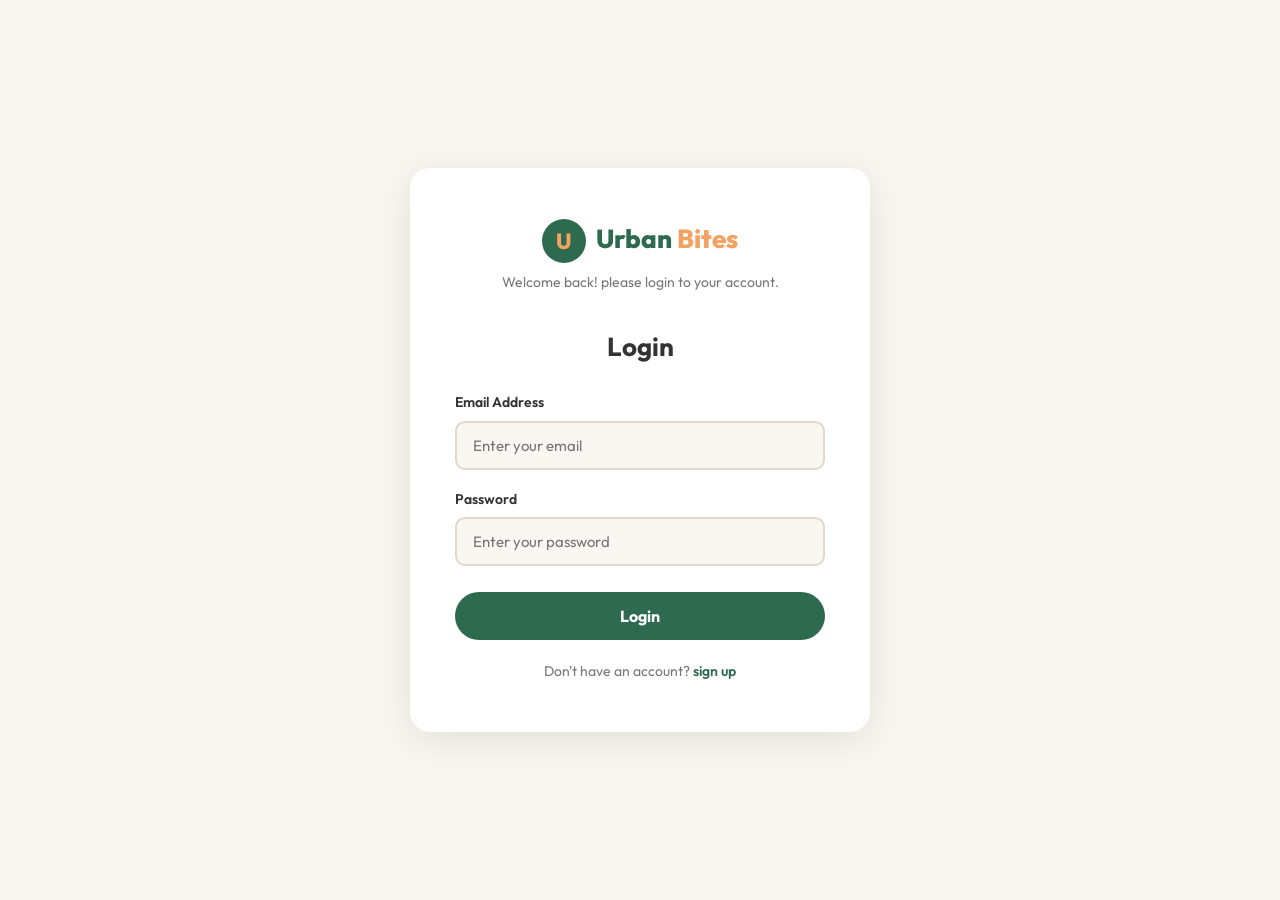
<file: login.html>
<!DOCTYPE html>
<html lang="en">
<head>
    <meta charset="UTF-8">
    <meta name="viewport" content="width=device-width, initial-scale=1.0">
    <title>Urban Bites - Login</title>
    <link rel="stylesheet" href="style.css">
</head>
<body>
    <div class="auth-page">
        <div class="auth-box">
            <div class="auth-brand">
                <div class="auth-logo-circle">U</div>
                <div class="auth-logo">Urban <span>Bites</span></div>
     </div>
     <p class="auth-subtitle">Welcome back! please login to your account.</p>
     <h2>Login</h2>
     <form id="loginForm">
        <div class="auth-form-group">
            <label>Email Address</label>
            <input type="email" id="loginEmail" placeholder="Enter your email">
            <div class="auth-error" id="loginEmailErr">valid email is required</div>
         </div>
         <div class="auth-form-group">
            <label>Password</label>
            <input type="password" id="loginPassword" placeholder="Enter your password">
            <div class="auth-error" id="loginPassErr">Password must be at least 6 characters</div>
         </div>
         <button type="submit" class="auth-btn">Login</button>
     </form>
     <div class="auth-switch">Don't have an account? <a href="signup.html">sign up</a></div>
  </div>
</div>
<script src="productsdata.js"></script>
<script src="app.js"></script>                              
    
</body>
</html>
</file>
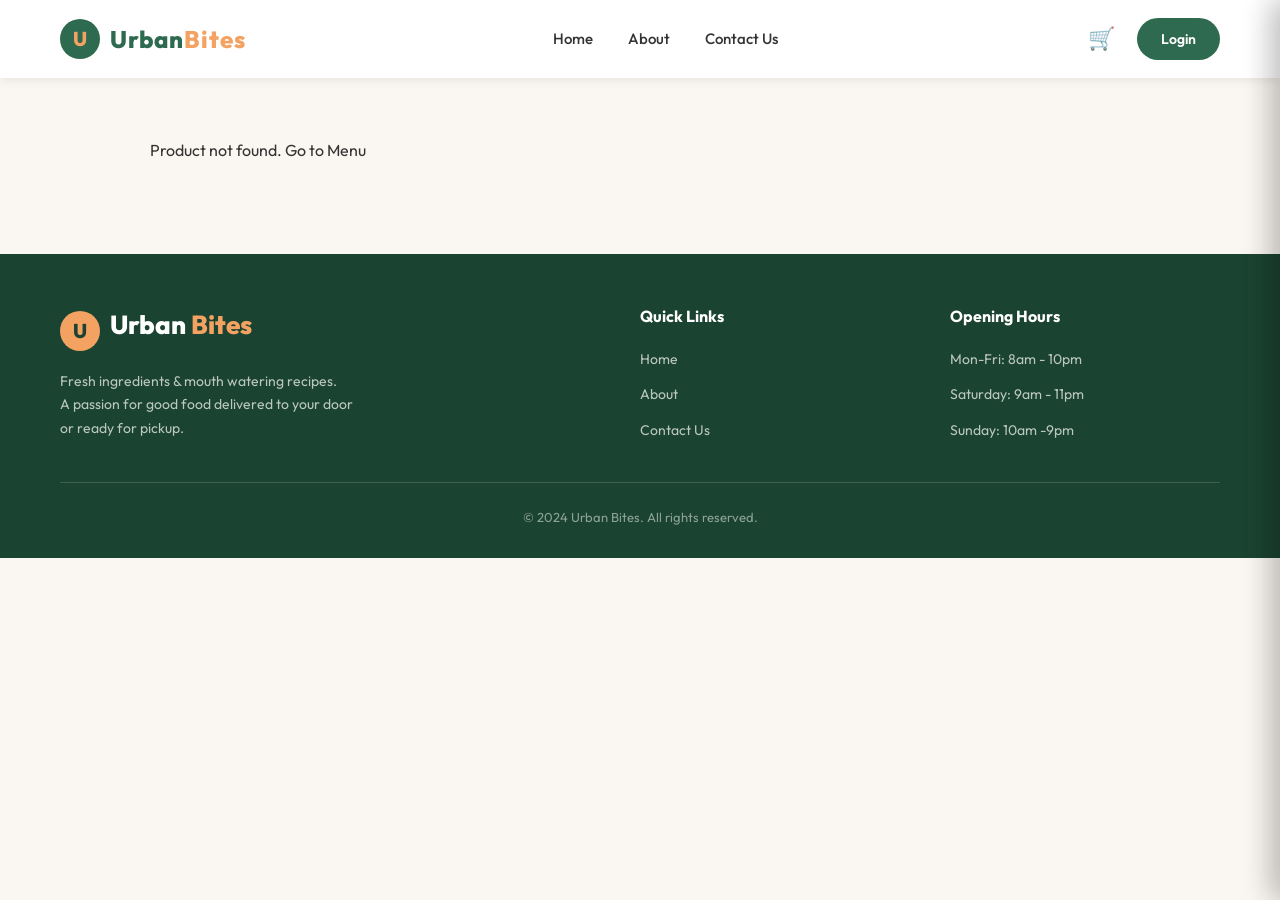
<file: product-details.html>
<!DOCTYPE html>
<html lang="en">
<head>
    <meta charset="UTF-8">
    <meta name="viewport" content="width=device-width, initial-scale=1.0">
    <title>Urban Bites - Product Details</title>
    <link rel="stylesheet" href="style.css">
</head>
<body>

    <!-- NAVBAR -->
     <nav class="navbar">
        <div class="navbar-brand">
            <div class="navbar-logo-circle">U</div>
            <div class="navbar-logo">Urban<span>Bites</span></div>
         </div>
         <ul class="navbar-links">
            <li><a href="index.html">Home</a></li>
            <li><a href="about.html">About</a></li>
            <li><a href="contact.html">Contact Us</a></li>
         </ul>
         <div class="navbar-right">
            <a href="login.html" class="navbar-btn" id="navLoginBtn">Login</a>
            <div class="navbar-user" id="navUserSection" style="display:none;">
                <div class="user-avatar" id="navUserAvatar"></div>
                <button class="logout-btn" id="logoutBtn">Logout</button>
             </div>
         </div>
     </nav>
     
     <!-- PRODUCT DETAIL -->
      <div class="product-detail-section" id="productDetail">
        <div class="product-detail-img">
            <img id="pdImage" src="" alt="">
         </div>
         <div class="product-detail-info">
            <div class="breadcrumb"><a href="index.html">Menu</a> / Product Details</div>
            <h1 id="pdName">Item Name</h1>
            <div class="pd-price" id="pdPrice">$0</div>
            <p class="pd-desc" id="pdDesc">Description goes here.</p>
            
            <div class="pd-qty-label">Quantity</div>
            <div class="pd-qty-selector">
                <button id="pdQtyMinus" type="button">-</button>
                <span id="pdQtyValue">1</span>
                <button id="pdQtyPlus" type="button">+</button>
             </div>
             
             <button class="btn-primary pd-add-btn" id="pdAddToCart" type="button">Add to Cart</button>
         </div>
     </div>
     
     <!-- FOOTER -->
      <footer class="footer">
        <div class="footer-top">
            <div>
                <div class="footer-brand">
                    <div class="footer-logo-circle">U</div>
                    <div class="footer-logo">Urban <span>Bites</span></div>
                 </div>
                 <p class="footer-tagline">
                    Fresh ingredients & mouth watering recipes.<br>
                    A passion for good food delivered to your door<br>
                    or ready for pickup.
                 </p>
             </div>
             <div class="footer-col"><h4>Quick Links</h4><ul><li><a href="index.html">Home</a></li><li><a href="about.html">About</a></li><li><a href="contact.html">Contact Us</a></li></ul></div>
             <div class="footer-col"><h4>Opening Hours</h4><ul><li><a href="#">Mon-Fri: 8am - 10pm</a></li><li><a href="#">Saturday: 9am - 11pm</a></li><li><a href="#">Sunday: 10am -9pm</a></li></ul></div>
         </div>
         <div class="footer-bottom"><p>&copy; 2024 Urban Bites. All rights reserved.</p></div>
     </footer>
     
     <script src="productsdata.js"></script>
     <script src="app.js"></script>
    
</body>
</html>
</file>
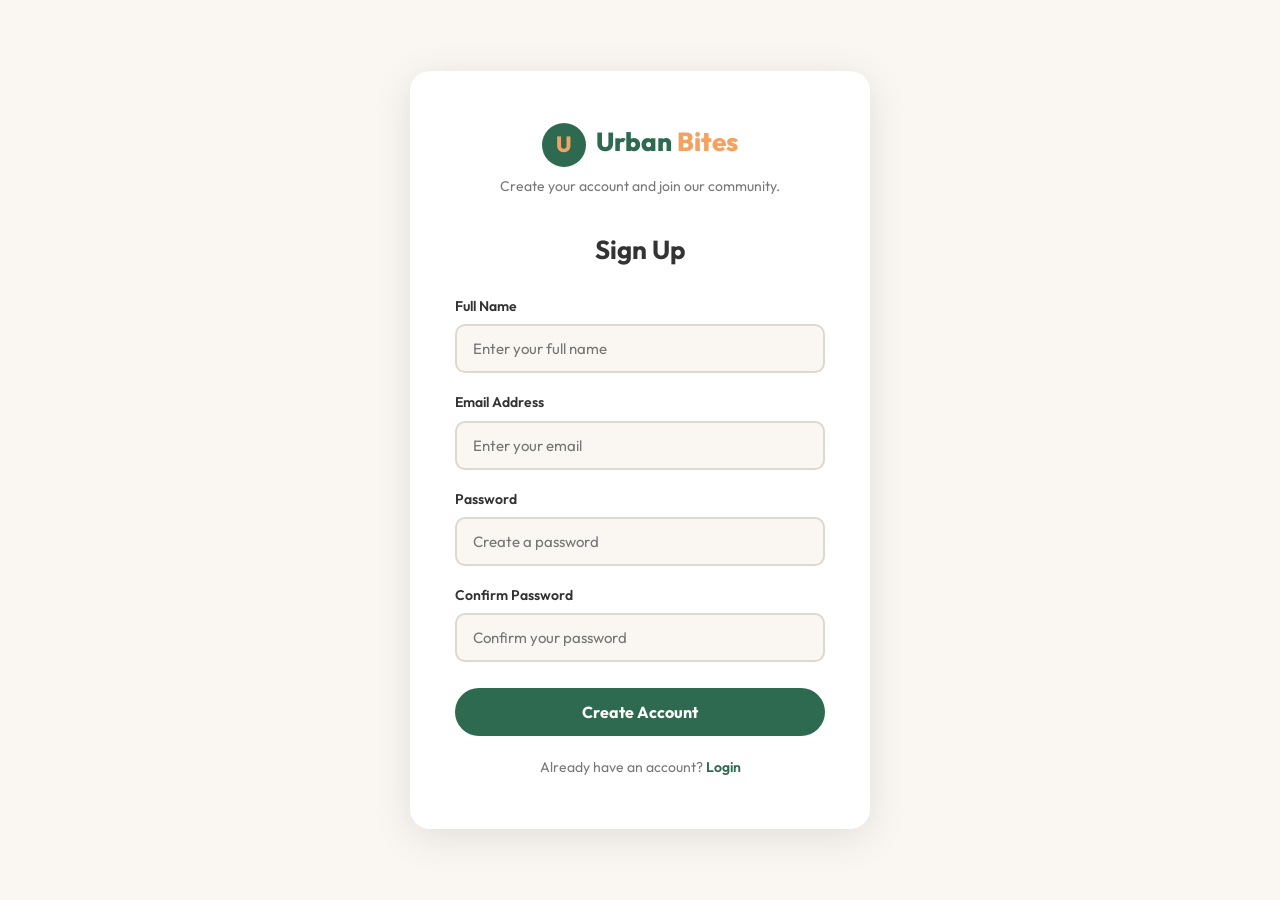
<file: signup.html>
<!DOCTYPE html>
<html lang="en">
<head>
    <meta charset="UTF-8">
    <meta name="viewport" content="width=device-width, initial-scale=1.0">
    <title>Urban Bites - Sign Up</title>
    <link rel="stylesheet" href="style.css">
</head>
<body>
    <div class="auth-page">
        <div class="auth-box">
            <div class="auth-brand">
                <div class="auth-logo-circle">U</div>
                <div class="auth-logo">Urban <span>Bites</span></div>
      </div>
      <p class="auth-subtitle">Create your account and join our community.</p>
      <h2>Sign Up</h2>
      <form id="signupForm">
        <div class="auth-form-group">
            <label>Full Name</label>
            <input type="text" id="signupName" placeholder="Enter your full name">
            <div class="auth-error" id="signupNameErr">Name must be at least 3 characters</div>
         </div>
         <div class="auth-form-group">
            <label>Email Address</label>
            <input type="email" id="signupEmail" placeholder="Enter your email">
            <div class="auth-error" id="signupEmailErr">Valid email is required</div>
         </div>
         <div class="auth-form-group">
            <label>Password</label>
            <input type="password" id="signupPassword" placeholder="Create a password"> 
            <div class="auth-error" id="signupPassErr">Password must be at least 6 characters </div>
         </div>
         <div class="auth-form-group">
            <label>Confirm Password</label>
            <input type="password" id="signupConfirm" placeholder="Confirm your password">
            <div class="auth-error" id="signupConfirmErr">Passwords do not match</div>
         </div>
         <button type="submit" class="auth-btn">Create Account</button>
      </form>
      <div class="auth-switch">Already have an account? <a href="login.html">Login</a></div>
     </div>
  </div>
  <script src="productsdata.js"></script>
  <script src="app.js"></script>             
            

    
</body>
</html>
</file>
<file: style.css>
/* ================================
   The Urban Bites — Restaurant Website
   Font: Outfit (Google Fonts)
   Colors: Cream bg, Dark Green primary
   ================================ */

@import url('https://fonts.googleapis.com/css2?family=Outfit:wght@300;400;500;600;700;800&display=swap');

/* ================================
   Reset & Base
   ================================ */
* {
  margin: 0;
  padding: 0;
  box-sizing: border-box;
}

:root {
  --bg:        #FAF6F1;
  --primary:   #2D6A4F;
  --primary2:  #1B4332;
  --accent:    #F4A261;
  --text:      #333333;
  --text-light:#777777;
  --white:     #ffffff;
  --border:    #E0D8CE;
}

html {
  scroll-behavior: smooth;
}

body {
  font-family: 'Outfit', sans-serif;
  background-color: var(--bg);
  color: var(--text);
  font-size: 16px;
  line-height: 1.6;
  overflow-x: hidden;
}

a {
  text-decoration: none;
  color: inherit;
}

img {
  max-width: 100%;
  display: block;
}

/* ================================
   Navbar
   ================================ */
.navbar {
  background-color: var(--white);
  padding: 18px 60px;
  display: flex;
  align-items: center;
  justify-content: space-between;
  box-shadow: 0 2px 10px rgba(0,0,0,0.08);
  position: sticky;
  top: 0;
  z-index: 1000;
}

.navbar-logo {
  font-size: 24px;
  font-weight: 800;
  color: var(--primary);
  letter-spacing: 1px;
}

.navbar-logo span {
  color: var(--accent);
}

.navbar-links {
  display: flex;
  align-items: center;
  gap: 35px;
  list-style: none;
}

.navbar-links a {
  font-size: 15px;
  font-weight: 500;
  color: var(--text);
  transition: color 0.3s;
}

.navbar-links a:hover,
.navbar-links a.active {
  color: var(--primary);
}

.navbar-btn {
  background-color: var(--primary);
  color: var(--white);
  padding: 10px 24px;
  border-radius: 50px;
  font-size: 14px;
  font-weight: 600;
  border: none;
  cursor: pointer;
  transition: background 0.3s;
}

.navbar-btn:hover {
  background-color: var(--primary2);
}

/* ================================
   Buttons
   ================================ */
.btn-primary {
  background-color: var(--primary);
  color: var(--white);
  padding: 14px 32px;
  border-radius: 50px;
  font-size: 15px;
  font-weight: 600;
  border: none;
  cursor: pointer;
  display: inline-block;
  transition: background 0.3s;
}

.btn-primary:hover {
  background-color: var(--primary2);
}

.btn-outline {
  background-color: transparent;
  color: var(--primary);
  padding: 13px 32px;
  border-radius: 50px;
  font-size: 15px;
  font-weight: 600;
  border: 2px solid var(--primary);
  cursor: pointer;
  display: inline-block;
  transition: all 0.3s;
}

.btn-outline:hover {
  background-color: var(--primary);
  color: var(--white);
}

/* ================================
   Section Common
   ================================ */
.section {
  padding: 80px 60px;
}

.section-title {
  font-size: 38px;
  font-weight: 800;
  color: var(--primary);
  text-align: center;
  margin-bottom: 10px;
}

.section-sub {
  font-size: 16px;
  color: var(--text-light);
  text-align: center;
  margin-bottom: 50px;
}

/* ================================
   Hero / Slider Section
   ================================ */
.slider-wrapper {
  position: relative;
  overflow: hidden;
  height: 580px;
  background-color: var(--primary2);
}

.slide {
  display: none;
  position: absolute;
  top: 0; left: 0;
  width: 100%;
  height: 100%;
}

.slide.active {
  display: flex;
  align-items: center;
  justify-content: center;
  flex-direction: column;
  text-align: center;
  padding: 40px;
  background-size: cover;
  background-position: center;
}

.slide-overlay {
  position: absolute;
  top: 0; left: 0;
  width: 100%; height: 100%;
  background: rgba(0,0,0,0.5);
}

.slide-content {
  position: relative;
  z-index: 2;
  color: var(--white);
}

.slide-content h1 {
  font-size: 54px;
  font-weight: 800;
  margin-bottom: 16px;
  line-height: 1.2;
}

.slide-content p {
  font-size: 18px;
  margin-bottom: 30px;
  opacity: 0.9;
}

.slider-btn {
  position: absolute;
  top: 50%;
  transform: translateY(-50%);
  background: rgba(255,255,255,0.2);
  color: white;
  border: 2px solid white;
  width: 45px;
  height: 45px;
  border-radius: 50%;
  font-size: 20px;
  cursor: pointer;
  z-index: 10;
  transition: background 0.3s;
}

.slider-btn:hover {
  background: rgba(255,255,255,0.4);
}

.slider-prev { left: 20px; }
.slider-next { right: 20px; }

.slider-dots {
  position: absolute;
  bottom: 20px;
  left: 50%;
  transform: translateX(-50%);
  display: flex;
  gap: 8px;
  z-index: 10;
}

.dot {
  width: 10px;
  height: 10px;
  background: rgba(255,255,255,0.5);
  border-radius: 50%;
  cursor: pointer;
  transition: background 0.3s;
}

.dot.active {
  background: var(--white);
}

/* ================================
   Special Menu Heading Section
   ================================ */
.dive-section {
  text-align: center;
  padding: 70px 60px 30px;
}

.dive-section h2 {
  font-size: 42px;
  font-weight: 800;
  color: var(--primary);
  margin-bottom: 12px;
}

.dive-section p {
  font-size: 17px;
  color: var(--text-light);
  max-width: 550px;
  margin: 0 auto;
}

/* ================================
   Menu Cards — Wipe Slider
   ================================ */
.menu-slider-section {
  padding: 30px 60px 70px;
  overflow: hidden;
}

.menu-track-wrapper {
  overflow: hidden;
}

.menu-track {
  display: flex;
  gap: 24px;
  transition: transform 0.5s ease;
}

.menu-card {
  min-width: 260px;
  background: var(--white);
  border-radius: 16px;
  overflow: hidden;
  box-shadow: 0 4px 20px rgba(0,0,0,0.08);
  transition: transform 0.3s;
  display: block;
  cursor: pointer;
}

.menu-card:hover {
  transform: translateY(-6px);
}

.menu-card img {
  width: 100%;
  height: 180px;
  object-fit: cover;
}

.menu-card-body {
  padding: 18px;
}

.menu-card-body h4 {
  font-size: 17px;
  font-weight: 700;
  color: var(--text);
  margin-bottom: 6px;
}

.menu-card-body p {
  font-size: 13px;
  color: var(--text-light);
  margin-bottom: 12px;
}

.menu-card-footer {
  display: flex;
  align-items: center;
  justify-content: space-between;
}

.menu-card-footer .price {
  font-size: 18px;
  font-weight: 700;
  color: var(--primary);
}

.menu-card-footer .btn-view {
  background: var(--primary);
  color: white;
  border: none;
  padding: 7px 16px;
  border-radius: 50px;
  font-size: 13px;
  font-weight: 600;
  cursor: pointer;
  transition: background 0.3s;
  display: inline-block;
}

.menu-card:hover .btn-view {
  background: var(--primary2);
}

.menu-nav {
  display: flex;
  justify-content: center;
  gap: 12px;
  margin-top: 24px;
}

.menu-nav button {
  background: var(--primary);
  color: white;
  border: none;
  width: 38px;
  height: 38px;
  border-radius: 50%;
  font-size: 16px;
  cursor: pointer;
  transition: background 0.3s;
}

.menu-nav button:hover {
  background: var(--primary2);
}

/* ================================
   Breakfast / Lunch / Dinner Menu
   ================================ */
.meal-menu-section {
  padding: 60px 60px;
  background-color: var(--white);
}

.meal-menu-section .section-title {
  margin-bottom: 8px;
}

.meal-icon {
  text-align: center;
  font-size: 32px;
  margin-bottom: 6px;
}

.meal-grid {
  display: grid;
  grid-template-columns: 1fr 1fr;
  gap: 0;
  max-width: 900px;
  margin: 30px auto 0;
}

.meal-item {
  display: flex;
  align-items: center;
  gap: 14px;
  padding: 16px 10px;
  border-bottom: 1px dashed var(--border);
}

.meal-item img {
  width: 60px;
  height: 60px;
  border-radius: 10px;
  object-fit: cover;
}

.meal-item-info {
  flex: 1;
}

.meal-item-info h5 {
  font-size: 15px;
  font-weight: 700;
  color: var(--text);
  margin-bottom: 3px;
}

.meal-item-info p {
  font-size: 12px;
  color: var(--text-light);
}

.meal-item-price {
  font-size: 16px;
  font-weight: 700;
  color: var(--text);
}

.book-table-wrap {
  text-align: center;
  margin-top: 36px;
}

/* ================================
   Testimonials
   ================================ */
.testimonials-section {
  padding: 70px 60px;
  background-color: var(--bg);
}

.testimonials-grid {
  display: grid;
  grid-template-columns: repeat(2, 1fr);
  gap: 24px;
  margin-top: 40px;
}

.testimonials-card {
  background: var(--white);
  border-radius: 16px;
  padding: 28px;
  box-shadow: 0 4px 20px rgba(0,0,0,0.06);
}

.testimonials-stars {
  color: #F4A261;
  font-size: 18px;
  margin-bottom: 12px;
}

.testimonials-card p {
  font-size: 15px;
  color: var(--text-light);
  margin-bottom: 18px;
  line-height: 1.7;
}

.testimonials-author {
  display: flex;
  align-items: center;
  gap: 12px;
}

.testimonials-author img {
  width: 46px;
  height: 46px;
  border-radius: 50%;
  object-fit: cover;
}

.testimonials-author h5 {
  font-size: 15px;
  font-weight: 700;
  color: var(--text);
}

.testimonials-author span {
  font-size: 12px;
  color: var(--text-light);
}

/* ================================
   Order Now / CTA Section
   ================================ */
.cta-section {
  padding: 70px 60px;
  background-color: var(--primary);
  text-align: center;
}

.cta-section h2 {
  font-size: 42px;
  font-weight: 800;
  color: var(--white);
  margin-bottom: 14px;
}

.cta-features {
  display: flex;
  justify-content: center;
  gap: 40px;
  margin: 20px 0 30px;
}

.cta-feature {
  color: rgba(255,255,255,0.85);
  font-size: 15px;
  display: flex;
  align-items: center;
  gap: 8px;
}

.cta-feature span {
  font-size: 20px;
}

/* ================================
   Reservation Form
   ================================ */
.reservation-section {
  padding: 70px 60px;
  background-color: var(--bg);
}

.form-grid {
  display: grid;
  grid-template-columns: 1fr 1fr;
  gap: 20px;
  max-width: 750px;
  margin: 0 auto;
}

.form-grid .full-width {
  grid-column: 1 / -1;
}

.form-group {
  display: flex;
  flex-direction: column;
  gap: 7px;
}

.form-group label {
  font-size: 14px;
  font-weight: 600;
  color: var(--text);
}

.form-group input,
.form-group select,
.form-group textarea {
  padding: 13px 16px;
  border: 2px solid var(--border);
  border-radius: 10px;
  font-family: 'Outfit', sans-serif;
  font-size: 15px;
  color: var(--text);
  background-color: var(--white);
  outline: none;
  transition: border 0.3s;
}

.form-group input:focus,
.form-group select:focus,
.form-group textarea:focus {
  border-color: var(--primary);
}

.form-submit {
  text-align: center;
  margin-top: 10px;
  grid-column: 1 / -1;
}

/* ================================
   Footer
   ================================ */
.footer {
  background-color: var(--primary2);
  color: rgba(255,255,255,0.8);
  padding: 50px 60px 30px;
}

.footer-top {
  display: grid;
  grid-template-columns: 2fr 1fr 1fr;
  gap: 40px;
  margin-bottom: 40px;
}

.footer-logo {
  font-size: 26px;
  font-weight: 800;
  color: var(--white);
  margin-bottom: 12px;
}

.footer-logo span {
  color: var(--accent);
}

.footer-tagline {
  font-size: 14px;
  line-height: 1.7;
  color: rgba(255,255,255,0.7);
  margin-bottom: 0;
}

.footer-col h4 {
  font-size: 16px;
  font-weight: 700;
  color: var(--white);
  margin-bottom: 16px;
}

.footer-col ul {
  list-style: none;
  display: flex;
  flex-direction: column;
  gap: 10px;
}

.footer-col ul a {
  font-size: 14px;
  color: rgba(255,255,255,0.7);
  transition: color 0.3s;
}

.footer-col ul a:hover {
  color: var(--white);
}

.footer-bottom {
  border-top: 1px solid rgba(255,255,255,0.15);
  padding-top: 24px;
  text-align: center;
  font-size: 13px;
  color: rgba(255,255,255,0.5);
}

/* ================================
   Login / Signup Pages
   ================================ */
.auth-page {
  min-height: 100vh;
  display: flex;
  align-items: center;
  justify-content: center;
  background-color: var(--bg);
  padding: 40px 20px;
}

.auth-box {
  background: var(--white);
  border-radius: 20px;
  padding: 50px 45px;
  width: 100%;
  max-width: 460px;
  box-shadow: 0 8px 40px rgba(0,0,0,0.1);
}

.auth-logo {
  text-align: center;
  font-size: 26px;
  font-weight: 800;
  color: var(--primary);
  margin-bottom: 6px;
}

.auth-logo span {
  color: var(--accent);
}

.auth-subtitle {
  text-align: center;
  color: var(--text-light);
  font-size: 14px;
  margin-bottom: 32px;
}

.auth-box h2 {
  font-size: 26px;
  font-weight: 700;
  color: var(--text);
  margin-bottom: 24px;
  text-align: center;
}

.auth-form-group {
  margin-bottom: 18px;
}

.auth-form-group label {
  display: block;
  font-size: 14px;
  font-weight: 600;
  color: var(--text);
  margin-bottom: 7px;
}

.auth-form-group input {
  width: 100%;
  padding: 13px 16px;
  border: 2px solid var(--border);
  border-radius: 10px;
  font-family: 'Outfit', sans-serif;
  font-size: 15px;
  color: var(--text);
  background-color: var(--bg);
  outline: none;
  transition: border 0.3s;
}

.auth-form-group input:focus {
  border-color: var(--primary);
}

.auth-error {
  color: #e74c3c;
  font-size: 12px;
  margin-top: 4px;
  display: none;
}

.auth-btn {
  width: 100%;
  padding: 14px;
  background-color: var(--primary);
  color: var(--white);
  border: none;
  border-radius: 50px;
  font-family: 'Outfit', sans-serif;
  font-size: 16px;
  font-weight: 700;
  cursor: pointer;
  margin-top: 8px;
  transition: background 0.3s;
}

.auth-btn:hover {
  background-color: var(--primary2);
}

.auth-switch {
  text-align: center;
  margin-top: 20px;
  font-size: 14px;
  color: var(--text-light);
}

.auth-switch a {
  color: var(--primary);
  font-weight: 600;
}

/* ================================
   About Page
   ================================ */
.about-hero {
  padding: 80px 60px;
  display: grid;
  grid-template-columns: 1fr 1fr;
  gap: 60px;
  align-items: center;
}

.about-img {
  border-radius: 20px;
  overflow: hidden;
  height: 450px;
}

.about-img img {
  width: 100%;
  height: 100%;
  object-fit: cover;
}

.about-content h2 {
  font-size: 38px;
  font-weight: 800;
  color: var(--primary);
  margin-bottom: 16px;
  line-height: 1.3;
}

.about-content p {
  font-size: 16px;
  color: var(--text-light);
  margin-bottom: 16px;
  line-height: 1.8;
}

.about-values {
  display: grid;
  grid-template-columns: 1fr 1fr;
  gap: 16px;
  margin-top: 24px;
}

.value-card {
  background: var(--bg);
  border-radius: 12px;
  padding: 18px;
  border-left: 4px solid var(--primary);
}

.value-card h5 {
  font-size: 15px;
  font-weight: 700;
  color: var(--primary);
  margin-bottom: 6px;
}

.value-card p {
  font-size: 13px;
  color: var(--text-light);
  margin-bottom: 0;
}

/* ================================
   Contact Page
   ================================ */
.contact-section {
  padding: 80px 60px;
  display: grid;
  grid-template-columns: 1fr 1fr;
  gap: 60px;
  align-items: start;
}

.contact-img {
  border-radius: 20px;
  overflow: hidden;
  height: 500px;
}

.contact-img img {
  width: 100%;
  height: 100%;
  object-fit: cover;
}

.contact-content h2 {
  font-size: 36px;
  font-weight: 800;
  color: var(--primary);
  margin-bottom: 12px;
}

.contact-content p {
  font-size: 15px;
  color: var(--text-light);
  margin-bottom: 28px;
}

.contact-info-item {
  display: flex;
  align-items: center;
  gap: 12px;
  margin-bottom: 14px;
  font-size: 15px;
  color: var(--text);
}

.contact-info-item span {
  font-size: 20px;
}

/* ================================
   Product Details Page
   ================================ */
.product-detail-section {
  padding: 60px 60px 90px;
  display: grid;
  grid-template-columns: 1fr 1fr;
  gap: 60px;
  align-items: start;
  max-width: 1100px;
  margin: 0 auto;
}

.product-detail-img {
  border-radius: 20px;
  overflow: hidden;
  height: 480px;
  box-shadow: 0 8px 40px rgba(0,0,0,0.1);
}

.product-detail-img img {
  width: 100%;
  height: 100%;
  object-fit: cover;
}

.product-detail-info .breadcrumb {
  font-size: 13px;
  color: var(--text-light);
  margin-bottom: 16px;
}

.product-detail-info .breadcrumb a {
  color: var(--primary);
  font-weight: 600;
}

.product-detail-info h1 {
  font-size: 34px;
  font-weight: 800;
  color: var(--text);
  margin-bottom: 14px;
}

.product-detail-info .pd-price {
  font-size: 28px;
  font-weight: 800;
  color: var(--primary);
  margin-bottom: 20px;
}

.product-detail-info .pd-desc {
  font-size: 15px;
  color: var(--text-light);
  line-height: 1.8;
  margin-bottom: 30px;
}

.pd-qty-label {
  font-size: 14px;
  font-weight: 600;
  color: var(--text);
  margin-bottom: 10px;
}

.pd-qty-selector {
  display: flex;
  align-items: center;
  gap: 16px;
  margin-bottom: 30px;
}

.pd-qty-selector button {
  width: 40px;
  height: 40px;
  border-radius: 50%;
  border: 2px solid var(--border);
  background: var(--white);
  font-size: 18px;
  font-weight: 700;
  color: var(--primary);
  cursor: pointer;
  transition: all 0.3s;
}

.pd-qty-selector button:hover {
  background: var(--primary);
  color: var(--white);
  border-color: var(--primary);
}

.pd-qty-selector span {
  font-size: 18px;
  font-weight: 700;
  min-width: 24px;
  text-align: center;
}

.pd-add-btn {
  width: 100%;
  max-width: 320px;
}

/* ================================
   Responsive — Tablet
   ================================ */
@media (max-width: 992px) {
  .about-hero,
  .contact-section {
    grid-template-columns: 1fr;
    gap: 40px;
  }

  .about-img,
  .contact-img {
    height: 320px;
  }

  .meal-grid {
    grid-template-columns: 1fr;
  }

  .testimonials-track .testimonials-card {
    flex: 0 0 calc(50% - 12px) !important;
    width: calc(50% - 12px) !important;
  }

  .slide-content h1 {
    font-size: 40px;
  }

  .slider-wrapper {
    height: 520px;
  }
}

/* ================================
   Responsive
   ================================ */
@media (max-width: 768px) {

  .navbar {
    padding: 15px 20px;
    flex-wrap: wrap;
    gap: 12px;
  }

  .navbar-links {
    gap: 18px;
  }

  .section {
    padding: 50px 20px;
  }

  .dive-section {
    padding: 50px 20px 20px;
  }

  .menu-slider-section {
    padding: 20px 20px 50px;
  }

  .slide-content h1 {
    font-size: 30px;
  }

  .slider-wrapper {
    height: 460px;
  }

  .slide {
    padding: 24px;
  }

  .slider-btn {
    width: 36px;
    height: 36px;
    font-size: 16px;
  }

  .slider-prev { left: 10px; }
  .slider-next { right: 10px; }

  .meal-grid {
    grid-template-columns: 1fr;
  }

  .testimonials-grid {
    grid-template-columns: 1fr;
  }

  .about-hero {
    grid-template-columns: 1fr;
    padding: 50px 20px;
  }

  .contact-section {
    grid-template-columns: 1fr;
    padding: 50px 20px;
  }

  .form-grid {
    grid-template-columns: 1fr;
  }

  .footer-top {
    grid-template-columns: 1fr;
  }

  .footer {
    padding: 40px 20px 20px;
  }

  .cta-section {
    padding: 50px 20px;
  }

  .cta-features {
    flex-direction: column;
    gap: 16px;
  }

  .meal-menu-section {
    padding: 50px 20px;
  }

  .reservation-section {
    padding: 50px 20px;
  }

  .product-detail-section {
    grid-template-columns: 1fr;
    padding: 40px 20px 60px;
  }

  .product-detail-img {
    height: 300px;
  }

  .cart-drawer {
    width: 100%;
    max-width: 100%;
  }

  .testimonials-track .testimonials-card {
    flex: 0 0 100% !important;
    width: 100% !important;
  }
}

/* ================================
   Responsive — Small phones
   ================================ */
@media (max-width: 420px) {
  .navbar {
    padding: 12px 16px;
  }

  .navbar-logo {
    font-size: 20px;
  }

  .slide-content h1 {
    font-size: 24px;
  }

  .slide-content p {
    font-size: 15px;
    margin-bottom: 20px;
  }

  .slider-wrapper {
    height: 400px;
  }

  .section-title,
  .dive-section h2 {
    font-size: 28px;
  }

  .menu-card {
    min-width: 220px;
  }

  .cta-section h2 {
    font-size: 30px;
  }

  .product-detail-info h1 {
    font-size: 26px;
  }
}

/* ================================
   Navbar Brand with Logo
   ================================ */
.navbar-brand {
  display: flex;
  align-items: center;
  gap: 10px;
}

.navbar-logo-circle {
  width: 40px;
  height: 40px;
  background-color: var(--primary);
  color: var(--accent);
  border-radius: 50%;
  display: flex;
  align-items: center;
  justify-content: center;
  font-size: 20px;
  font-weight: 800;
  font-family: 'Outfit', sans-serif;
}

.navbar-right {
  display: flex;
  align-items: center;
  gap: 18px;
}

/* ================================
   Mobile Nav — hamburger toggle
   ================================ */
.navbar-toggle-btn {
  display: none;
  background: transparent;
  border: none;
  font-size: 26px;
  color: var(--primary);
  cursor: pointer;
  order: 1;
}

@media (max-width: 768px) {
  .navbar-toggle-btn {
    display: block;
    order: 3;
  }

  .navbar-links {
    display: none;
  }

  .navbar {
    position: relative;
    flex-wrap: nowrap;
    padding: 12px 16px;
  }

  .navbar-right {
    order: 2;
    gap: 10px;
  }

  .navbar-right #navLoginBtn,
  .navbar-right .navbar-user {
    display: none !important;
  }

  .navbar-logo-circle {
    width: 32px;
    height: 32px;
    font-size: 16px;
  }

  .navbar-logo {
    font-size: 18px;
  }
}

/* User Avatar Circle after login */
.user-avatar {
  width: 42px;
  height: 42px;
  background-color: var(--primary);
  color: var(--white);
  border-radius: 50%;
  display: flex;
  align-items: center;
  justify-content: center;
  font-size: 18px;
  font-weight: 800;
  font-family: 'Outfit', sans-serif;
  cursor: pointer;
}

/* ================================
   Auth Brand with Logo
   ================================ */
.auth-brand {
  display: flex;
  align-items: center;
  justify-content: center;
  gap: 10px;
  margin-bottom: 6px;
}

.auth-logo-circle {
  width: 44px;
  height: 44px;
  background-color: var(--primary);
  color: var(--accent);
  border-radius: 50%;
  display: flex;
  align-items: center;
  justify-content: center;
  font-size: 22px;
  font-weight: 800;
  font-family: 'Outfit', sans-serif;
}

/* ================================
   Footer Brand with Logo
   ================================ */
.footer-brand {
  display: flex;
  align-items: center;
  gap: 10px;
  margin-bottom: 12px;
}

.footer-logo-circle {
  width: 40px;
  height: 40px;
  background-color: var(--accent);
  color: var(--primary2);
  border-radius: 50%;
  display: flex;
  align-items: center;
  justify-content: center;
  font-size: 20px;
  font-weight: 800;
  font-family: 'Outfit', sans-serif;
}

/* ================================
   Testimonials — Scrollable
   ================================ */
.testimonials-scroll {
  display: flex;
  gap: 24px;
  overflow-x: auto;
  padding-bottom: 16px;
  scroll-snap-type: x mandatory;
}

.testimonials-scroll::-webkit-scrollbar {
  height: 6px;
}

.testimonials-scroll::-webkit-scrollbar-track {
  background: var(--border);
  border-radius: 10px;
}

.testimonials-scroll::-webkit-scrollbar-thumb {
  background: var(--primary);
  border-radius: 10px;
}

.testimonials-scroll .testimonial-card {
  min-width: 320px;
  scroll-snap-align: start;
  flex-shrink: 0;
}

/* ================================
   Logout Button
   ================================ */
.navbar-user {
  display: flex;
  align-items: center;
  gap: 10px;
}

.logout-btn {
  background: transparent;
  color: var(--primary);
  border: 2px solid var(--primary);
  padding: 8px 18px;
  border-radius: 50px;
  font-family: 'Outfit', sans-serif;
  font-size: 14px;
  font-weight: 600;
  cursor: pointer;
  transition: all 0.3s;
}

.logout-btn:hover {
  background: var(--primary);
  color: var(--white);
}

/* ================================
   Testimonials — Card Slider
   ================================ */
.testimonials-scroll {
  display: block;
  overflow: visible;
  padding-bottom: 0;
}

.testimonials-wrapper {
  overflow: hidden;
  position: relative;
}

.testimonials-track {
  display: flex;
  width: 100%;
  gap: 24px;
  transition: transform 0.5s ease;
}

.testimonials-track .testimonial-card {
  flex: 0 0 calc(50% - 12px);
  width: calc(50% - 12px);
  flex-shrink: 0;
}

.testimonials-nav {
  display: flex;
  justify-content: center;
  gap: 12px;
  margin-top: 30px;
}

.testimonials-nav button {
  background: var(--primary);
  color: white;
  border: none;
  width: 40px;
  height: 40px;
  border-radius: 50%;
  font-size: 18px;
  cursor: pointer;
  transition: background 0.3s;
}

.testimonials-nav button:hover {
  background: var(--primary2);
}

.testimonials-dots {
  display: flex;
  justify-content: center;
  gap: 8px;
  margin-top: 16px;
}

.testimonials-dots .t-dot {
  width: 10px;
  height: 10px;
  background: var(--border);
  border-radius: 50%;
  cursor: pointer;
  transition: background 0.3s;
}

.testimonials-dots .t-dot.active {
  background: var(--primary);
}

/* ================================
   Cart — navbar icon
   ================================ */
.cart-toggle-btn {
  position: relative;
  background: transparent;
  border: none;
  font-size: 22px;
  cursor: pointer;
  line-height: 1;
  padding: 4px;
}

.cart-count {
  position: absolute;
  top: -6px;
  right: -8px;
  background: var(--accent);
  color: var(--white);
  font-size: 11px;
  font-weight: 700;
  min-width: 18px;
  height: 18px;
  border-radius: 50%;
  display: none;
  align-items: center;
  justify-content: center;
  padding: 0 4px;
  font-family: 'Outfit', sans-serif;
}

/* ================================
   Cart — overlay + slide-in drawer
   ================================ */
.cart-overlay {
  position: fixed;
  inset: 0;
  background: rgba(0,0,0,0.45);
  opacity: 0;
  visibility: hidden;
  transition: opacity 0.3s ease;
  z-index: 1998;
}

.cart-overlay.active {
  opacity: 1;
  visibility: visible;
}

.cart-drawer {
  position: fixed;
  top: 0;
  right: 0;
  width: 380px;
  max-width: 92vw;
  height: 100%;
  background: var(--white);
  box-shadow: -8px 0 30px rgba(0,0,0,0.15);
  z-index: 1999;
  display: flex;
  flex-direction: column;
  transform: translateX(100%);
  transition: transform 0.35s ease;
}

.cart-drawer.active {
  transform: translateX(0);
}

.cart-drawer-header {
  display: flex;
  align-items: center;
  justify-content: space-between;
  padding: 22px 24px;
  border-bottom: 1px solid var(--border);
}

.cart-drawer-header h3 {
  font-size: 20px;
  font-weight: 800;
  color: var(--primary);
}

.cart-close-btn {
  background: transparent;
  border: none;
  font-size: 26px;
  line-height: 1;
  cursor: pointer;
  color: var(--text-light);
}

.cart-drawer-body {
  flex: 1;
  overflow-y: auto;
  padding: 20px 24px;
  display: flex;
  flex-direction: column;
  gap: 18px;
}

.cart-empty {
  color: var(--text-light);
  text-align: center;
  margin-top: 40px;
  font-size: 14px;
}

.cart-item {
  display: flex;
  align-items: center;
  gap: 14px;
  padding-bottom: 16px;
  border-bottom: 1px dashed var(--border);
  position: relative;
}

.cart-item img {
  width: 64px;
  height: 64px;
  border-radius: 10px;
  object-fit: cover;
  flex-shrink: 0;
}

.cart-item-info {
  flex: 1;
}

.cart-item-info h5 {
  font-size: 14px;
  font-weight: 700;
  color: var(--text);
  margin-bottom: 4px;
}

.cart-item-price {
  font-size: 13px;
  color: var(--primary);
  font-weight: 700;
}

.cart-item-qty {
  display: flex;
  align-items: center;
  gap: 10px;
  margin-top: 8px;
}

.qty-btn {
  width: 24px;
  height: 24px;
  border-radius: 50%;
  border: 1px solid var(--border);
  background: var(--bg);
  font-size: 13px;
  font-weight: 700;
  color: var(--primary);
  cursor: pointer;
}

.cart-item-remove {
  position: absolute;
  top: 0;
  right: 0;
  background: transparent;
  border: none;
  font-size: 18px;
  color: var(--text-light);
  cursor: pointer;
}

.cart-drawer-footer {
  padding: 20px 24px 26px;
  border-top: 1px solid var(--border);
}

.cart-total-row {
  display: flex;
  justify-content: space-between;
  font-size: 17px;
  font-weight: 700;
  color: var(--text);
  margin-bottom: 16px;
}

.cart-checkout-btn {
  width: 100%;
}

/* ================================
   Nav Drawer — right-side mobile menu
   (reuses .cart-drawer / .cart-overlay base styles)
   ================================ */
.nav-drawer {
  display: flex;
  flex-direction: column;
}

.nav-drawer-user {
  display: flex;
  align-items: center;
  gap: 14px;
  padding: 22px 24px;
  border-bottom: 1px solid var(--border);
}

.nav-drawer-avatar {
  width: 48px;
  height: 48px;
  border-radius: 50%;
  background: var(--primary);
  color: var(--white);
  display: flex;
  align-items: center;
  justify-content: center;
  font-size: 20px;
  font-weight: 800;
  flex-shrink: 0;
}

.nav-drawer-avatar-guest {
  background: var(--bg);
  color: var(--text-light);
  font-size: 22px;
}

.nav-drawer-username {
  font-size: 16px;
  font-weight: 700;
  color: var(--text);
}

.nav-drawer-links {
  flex: 1;
  overflow-y: auto;
  padding: 10px 24px;
  display: flex;
  flex-direction: column;
}

.nav-drawer-link {
  padding: 15px 0;
  font-size: 16px;
  font-weight: 600;
  color: var(--text);
  border-bottom: 1px dashed var(--border);
}

.nav-drawer-link.active,
.nav-drawer-link:hover {
  color: var(--primary);
}

.nav-drawer-footer {
  padding: 20px 24px 26px;
  border-top: 1px solid var(--border);
}

.nav-drawer-btn {
  width: 100%;
  text-align: center;
  display: block;
}
.testimonials-wrapper {
  overflow: hidden;
  width: 100%;
}

.testimonials-track {
  display: flex;
  flex-wrap: nowrap;
  gap: 24px;
  width: 100%;
  transition: transform 0.5s ease;
}

.testimonials-track .testimonials-card {
  flex: 0 0 calc(50% - 12px);
  width: calc(50% - 12px);
  min-width: 0;
  flex-shrink: 0;
}

@media (max-width: 768px) {
  .testimonials-track .testimonials-card {
    flex: 0 0 100%;
    width: 100%;
  }
}
</file>
